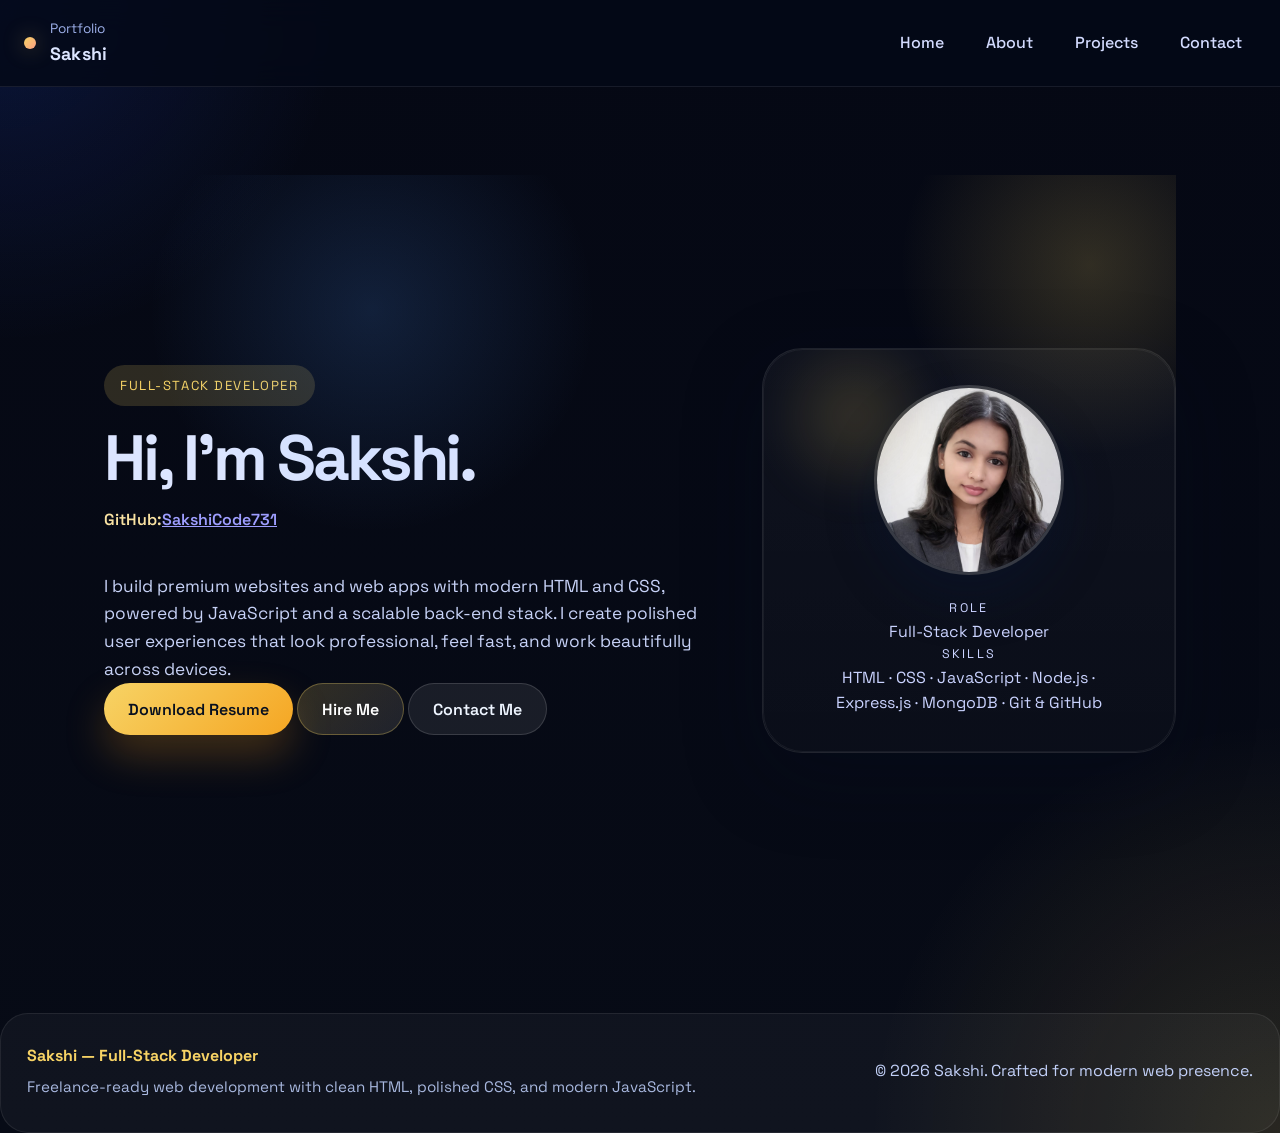
<file: index.html>
<!DOCTYPE html>
<html lang="en">
<head>
  <meta charset="UTF-8" />
  <meta name="viewport" content="width=device-width, initial-scale=1.0" />
  <title>Sakshi | Full-Stack Developer</title>
  <link rel="preconnect" href="https://fonts.googleapis.com" />
  <link rel="preconnect" href="https://fonts.gstatic.com" crossorigin />
  <link href="https://fonts.googleapis.com/css2?family=Space+Grotesk:wght@400;500;600;700&display=swap" rel="stylesheet" />
  <link rel="stylesheet" href="styles.css" />
</head>
<body>
  <header class="site-header">
    <div class="brand">
      <span class="brand-dot"></span>
      <div>
        <p>Portfolio</p>
        <strong>Sakshi</strong>
      </div>
    </div>
    <nav class="site-nav">
      <a href="index.html">Home</a>
      <a href="about.html">About</a>
      <a href="projects.html">Projects</a>
      <a href="contact.html">Contact</a>
    </nav>
  </header>

  <main class="page-shell">
    <section class="hero" id="home">
      <div class="hero-copy">
        <span class="eyebrow">Full-Stack Developer</span>
        <h1>Hi, I’m Sakshi.</h1>
        <p class="hero-tag">GitHub: <a href="https://github.com/SakshiCode731" target="_blank" rel="noreferrer">SakshiCode731</a></p>
        <p class="hero-text">I build premium websites and web apps with modern HTML and CSS, powered by JavaScript and a scalable back-end stack. I create polished user experiences that look professional, feel fast, and work beautifully across devices.</p>

        <div class="hero-buttons">
          <a class="btn btn-primary" href="resume1.pdf" download>Download Resume</a>
          <a class="btn btn-hire" href="contact.html">Hire Me</a>
          <a class="btn btn-secondary" href="contact.html">Contact Me</a>
        </div>
      </div>

      <div class="hero-panel">
        <div class="hero-photo">
          <img src="profile.jpg" alt="Sakshi profile photo" />
        </div>
        <div class="hero-info">
          <p class="hero-info-title">Role</p>
          <p>Full-Stack Developer</p>
          <p class="hero-info-title">Skills</p>
          <p>HTML · CSS · JavaScript · Node.js · Express.js · MongoDB · Git & GitHub</p>
        </div>
      </div>
    </section>
  </main>

  <footer class="site-footer">
    <div class="footer-branding">
      <p class="footer-brand">Sakshi — Full-Stack Developer</p>
      <p class="footer-copy">Freelance-ready web development with clean HTML, polished CSS, and modern JavaScript.</p>
    </div>
    <!-- <div class="footer-links">
      <!-- <div>
        <p class="footer-heading">Explore</p>
        <a href="index.html">Home</a>
        <a href="about.html">About</a>
        <a href="projects.html">Projects</a>
        <a href="contact.html">Contact</a>
      </div>
      <div>
        <p class="footer-heading">Contact</p>
        <a href="mailto:gautamsakshi166@gmail.com">Email</a>
        <a href="https://github.com/SakshiCode731" target="_blank" rel="noreferrer">GitHub</a>
        <a href="https://www.linkedin.com/in/sakshi-gautam-9317292b9/" target="_blank" rel="noreferrer">LinkedIn</a>
      </div> -->
    <!-- </div> --> 
    <div class="footer-notice">
      <p>© 2026 Sakshi. Crafted for modern web presence.</p>
    </div>
  </footer>
</body>
</html>
</file>
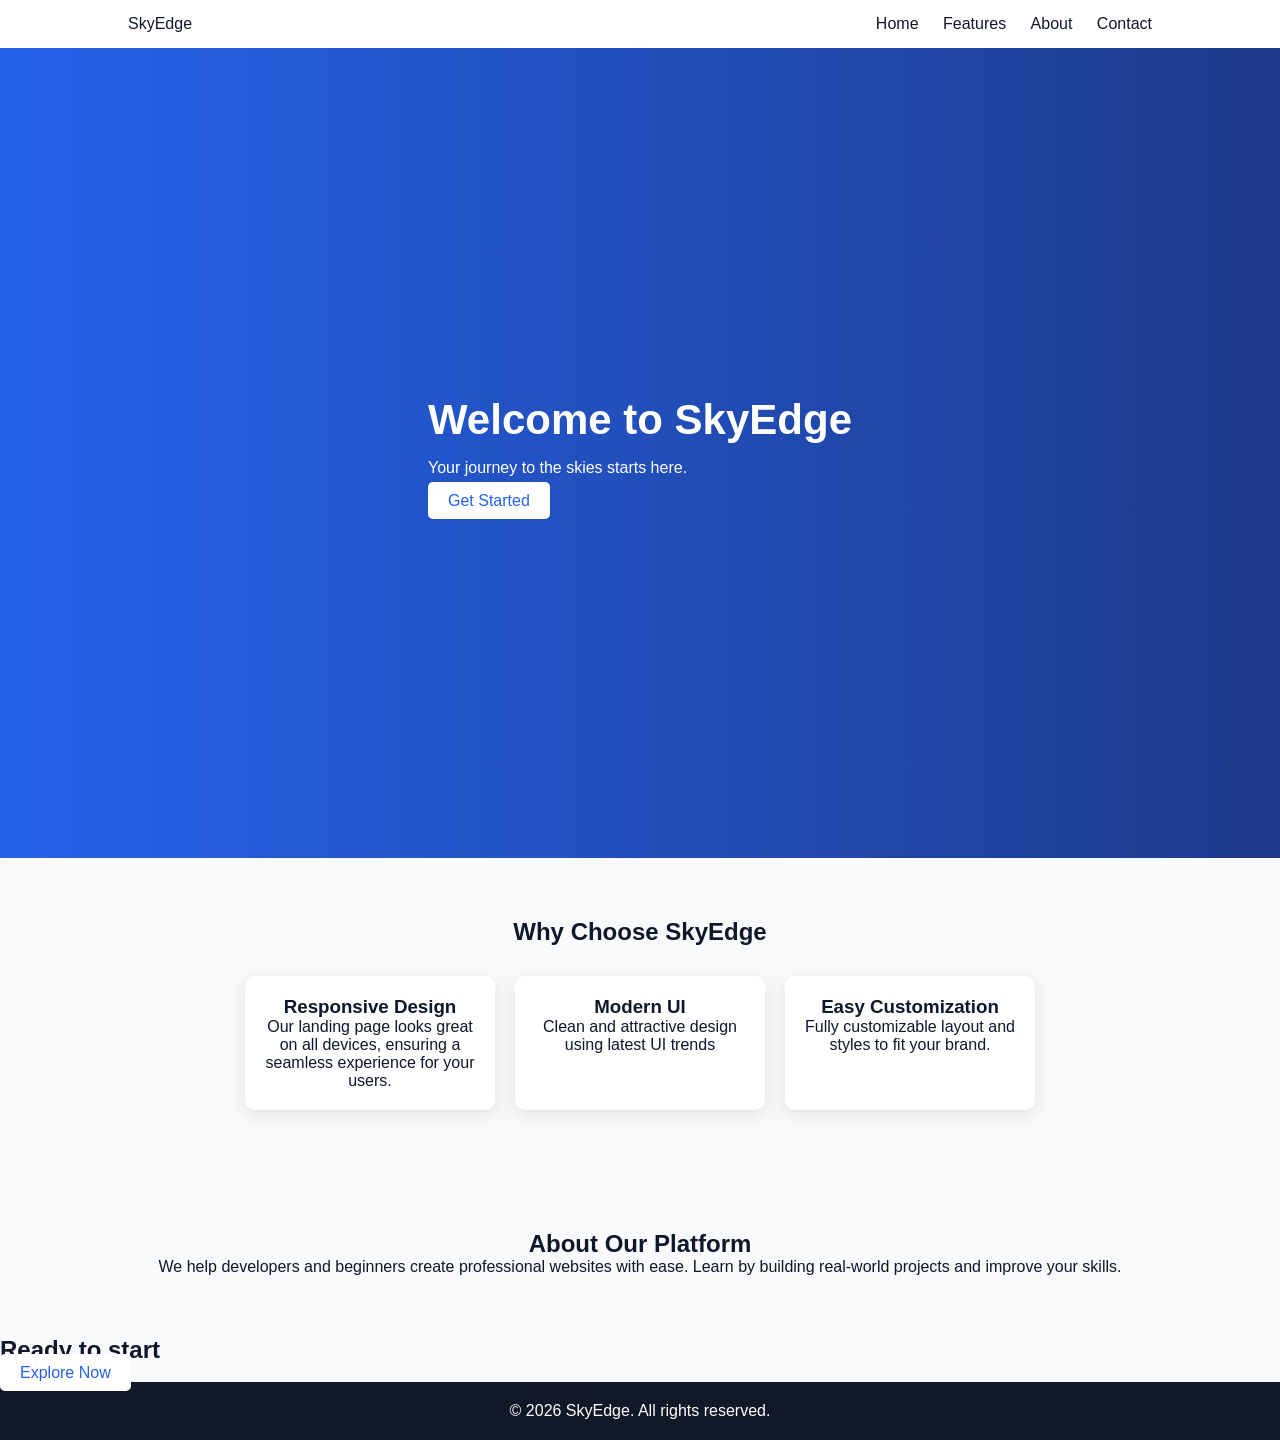
<file: task2/index.html>
<!DOCTYPE html>
<html lang="en">

<head>
    <meta charset="UTF-8">
    <meta name="viewport" content="width=device-width, initial-scale=1.0">
    <title>Modern Landing Page</title>
    <link rel="stylesheet" href="style.css">
</head>

<body>
    <header class="navbar">
        <div class="logo">SkyEdge</div>
        <nav>
            <a href="#">Home</a>
            <a href="#">Features</a>
            <a href="#">About</a>
            <a href="#">Contact</a>
        </nav>
    </header>

    <section class="hero">
        <div class="hero-content">
            <h1>Welcome to SkyEdge</h1>
            <p>Your journey to the skies starts here.</p>
            <a href="#" class="btn">Get Started</a>
        </div>
    </section>

    <section class="features">
        <h2>Why Choose SkyEdge</h2>
        <div class="feature-container">
            <div class="card">
                <h3>Responsive Design</h3>
                <p>Our landing page looks great on all devices, ensuring a seamless experience for your users.</p>
            </div>
            <div class="card">
                <h3>Modern UI</h3>
                <p>Clean and attractive design using latest UI trends</p>
            </div>
            <div class="card">
                <h3>Easy Customization</h3>
                <p>Fully customizable layout and styles to fit your brand.</p>
            </div>
        </div>
    </section>

    <section class="about">
        <h2>About Our Platform</h2>
        <p>We help developers and beginners create professional websites with ease. Learn by building real-world
            projects and improve your skills.</p>
    </section>

    <section class="cts">
        <h2>Ready to start</h2>
        <a href="#" class="btn">Explore Now</a>
    </section>

    <footer>
        <p>© 2026 SkyEdge. All rights reserved.</p>
    </footer>

</body>

</html>
</file>
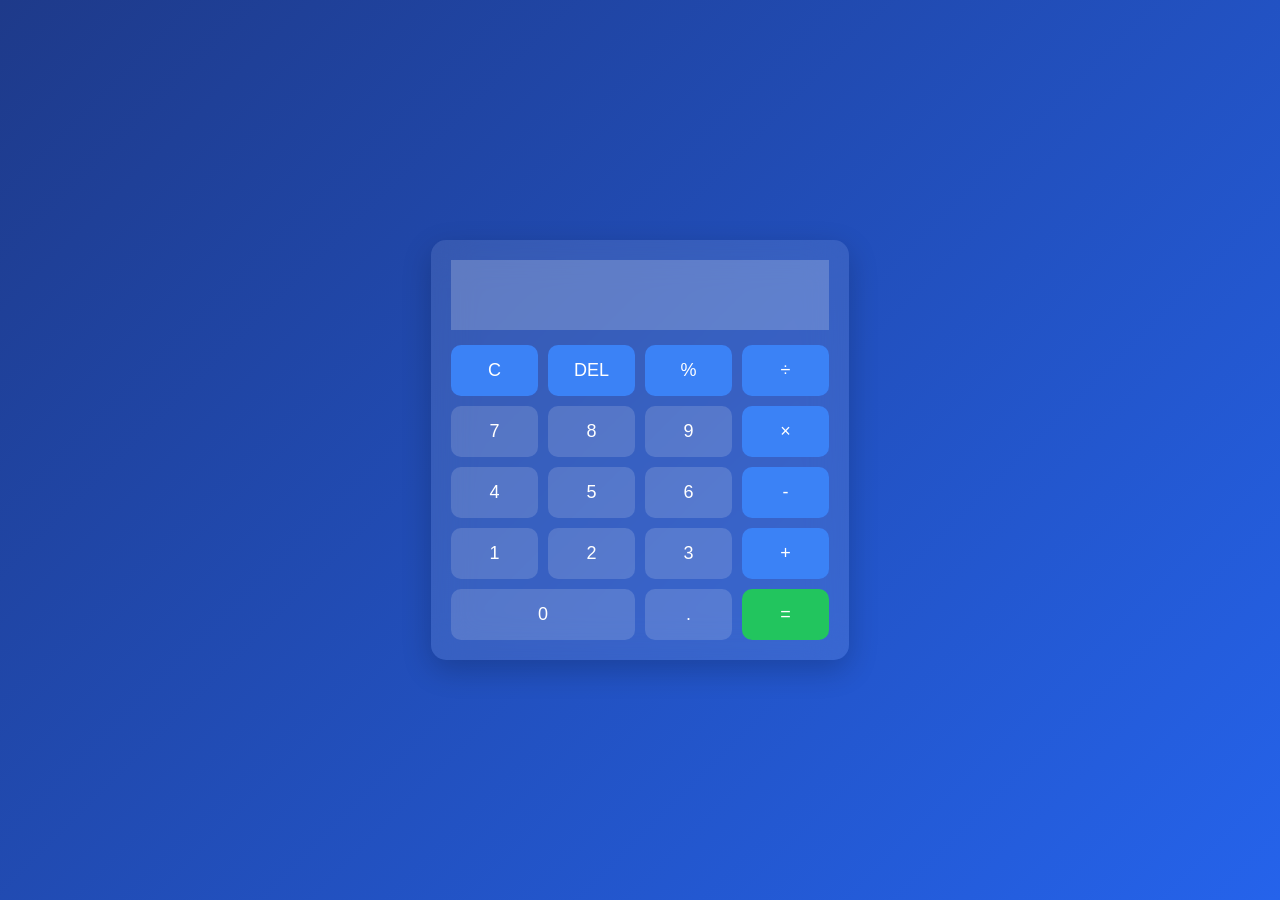
<file: task3/index.html>
<!DOCTYPE html>
<html lang="en">
<head>
    <meta charset="UTF-8">
    <meta name="viewport" content="width=device-width, initial-scale=1.0">
    <title>Smart Calculator</title>
    <link rel="stylesheet" href="style.css">
</head>
<body>
    <div class="calculator">
        <input type="text" id="display" disabled>
        <div class="buttons">
            <button onclick="clearDisplay()" class="operator">C</button>
            <button onclick="deleteLast()" class="operator">DEL</button>
            <button onclick="append('%')" class="operator">%</button>
            <button onclick="append('/')" class="operator">÷</button>

            <button onclick="append('7')">7</button>
            <button onclick="append('8')">8</button>
            <button onclick="append('9')">9</button>
            <button onclick="append('*')" class="operator">×</button>

            <button onclick="append('4')">4</button>
            <button onclick="append('5')">5</button>
            <button onclick="append('6')">6</button>
            <button onclick="append('-')" class="operator">-</button>

            <button onclick="append('1')">1</button>
            <button onclick="append('2')">2</button>
            <button onclick="append('3')">3</button>
            <button onclick="append('+')" class="operator">+</button>

            <button onclick="append('0')" class="zero">0</button>
            <button onclick="append('.')">.</button>
            <button onclick="calculate()" class="equal">=</button>
        </div>
    </div>
    <script src="script.js"></script>
</body>
</html>
</file>
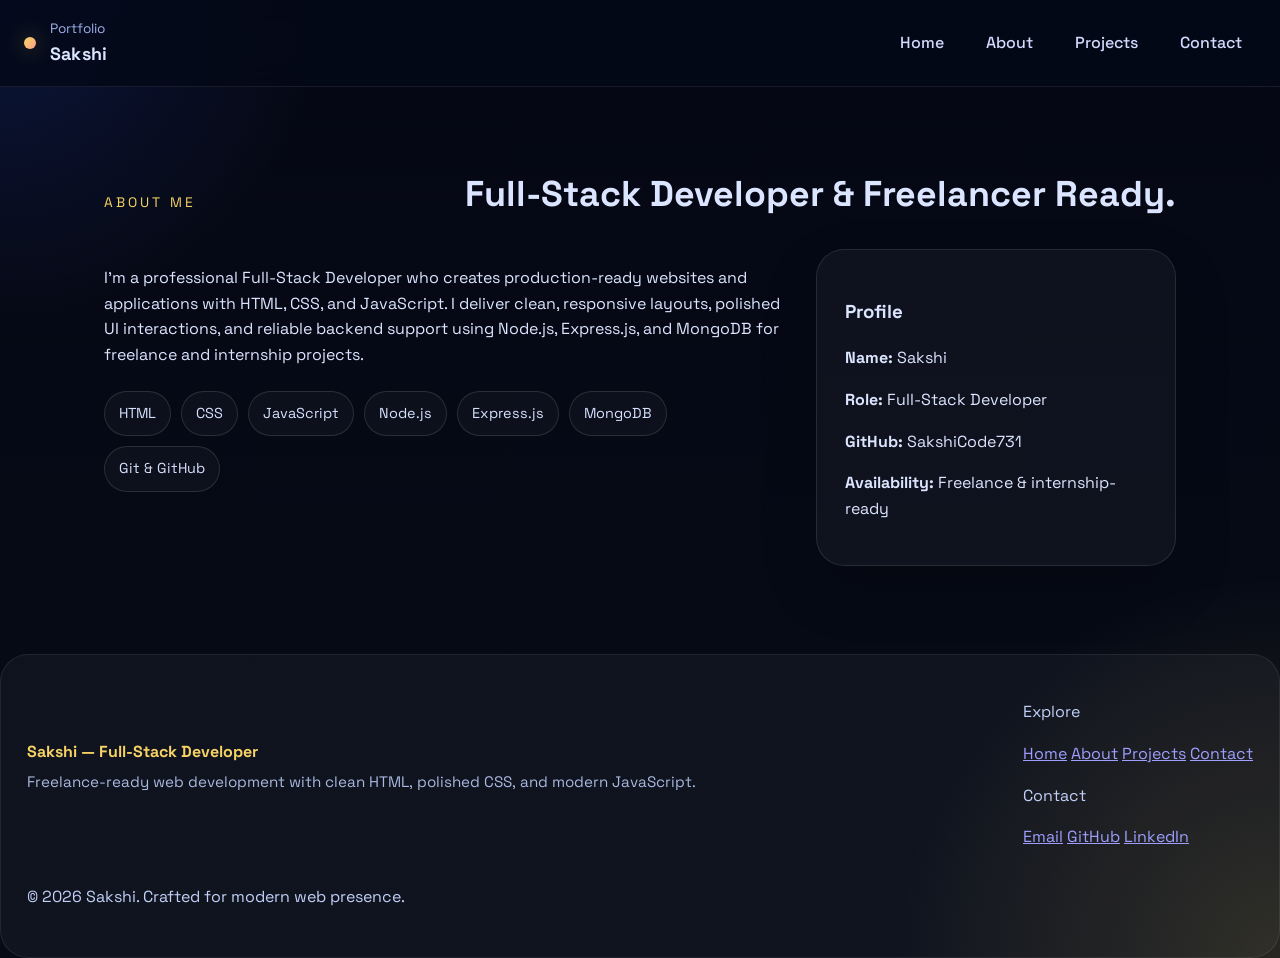
<file: about.html>
<!DOCTYPE html>
<html lang="en">
<head>
  <meta charset="UTF-8" />
  <meta name="viewport" content="width=device-width, initial-scale=1.0" />
  <title>About | Sakshi</title>
  <link rel="preconnect" href="https://fonts.googleapis.com" />
  <link rel="preconnect" href="https://fonts.gstatic.com" crossorigin />
  <link href="https://fonts.googleapis.com/css2?family=Space+Grotesk:wght@400;500;600;700&display=swap" rel="stylesheet" />
  <link rel="stylesheet" href="styles.css" />
</head>
<body>
  <header class="site-header">
    <div class="brand">
      <span class="brand-dot"></span>
      <div>
        <p>Portfolio</p>
        <strong>Sakshi</strong>
      </div>
    </div>
    <nav class="site-nav">
      <a href="index.html">Home</a>
      <a href="about.html">About</a>
      <a href="projects.html">Projects</a>
      <a href="contact.html">Contact</a>
    </nav>
  </header>

  <main class="page-shell">
    <section class="about-page">
      <div class="section-heading">
        <span>About Me</span>
        <h2>Full-Stack Developer & Freelancer Ready.</h2>
      </div>
      <div class="about-grid">
        <div class="about-copy">
          <p>I’m a professional Full-Stack Developer who creates production-ready websites and applications with HTML, CSS, and JavaScript. I deliver clean, responsive layouts, polished UI interactions, and reliable backend support using Node.js, Express.js, and MongoDB for freelance and internship projects.</p>
          <div class="skill-badges">
            <span>HTML</span>
            <span>CSS</span>
            <span>JavaScript</span>
            <span>Node.js</span>
            <span>Express.js</span>
            <span>MongoDB</span>
            <span>Git & GitHub</span>
          </div>
        </div>
        <div class="about-card">
          <div class="glass-panel">
            <h3>Profile</h3>
            <p><strong>Name:</strong> Sakshi</p>
            <p><strong>Role:</strong> Full-Stack Developer</p>
            <p><strong>GitHub:</strong> SakshiCode731</p>
            <p><strong>Availability:</strong> Freelance & internship-ready</p>
          </div>
        </div>
      </div>
    </section>
  </main>

  <footer class="site-footer">
    <div class="footer-branding">
      <p class="footer-brand">Sakshi — Full-Stack Developer</p>
      <p class="footer-copy">Freelance-ready web development with clean HTML, polished CSS, and modern JavaScript.</p>
    </div>
    <div class="footer-links">
      <div>
        <p class="footer-heading">Explore</p>
        <a href="index.html">Home</a>
        <a href="about.html">About</a>
        <a href="projects.html">Projects</a>
        <a href="contact.html">Contact</a>
      </div>
      <div>
        <p class="footer-heading">Contact</p>
        <a href="mailto:gautamsakshi166@gmail.com">Email</a>
        <a href="https://github.com/SakshiCode731" target="_blank" rel="noreferrer">GitHub</a>
        <a href="https://www.linkedin.com/in/sakshi-gautam-9317292b9/" target="_blank" rel="noreferrer">LinkedIn</a>
      </div>
    </div>
    <div class="footer-notice">
      <p>© 2026 Sakshi. Crafted for modern web presence.</p>
    </div>
  </footer>
</body>
</html>
</file>
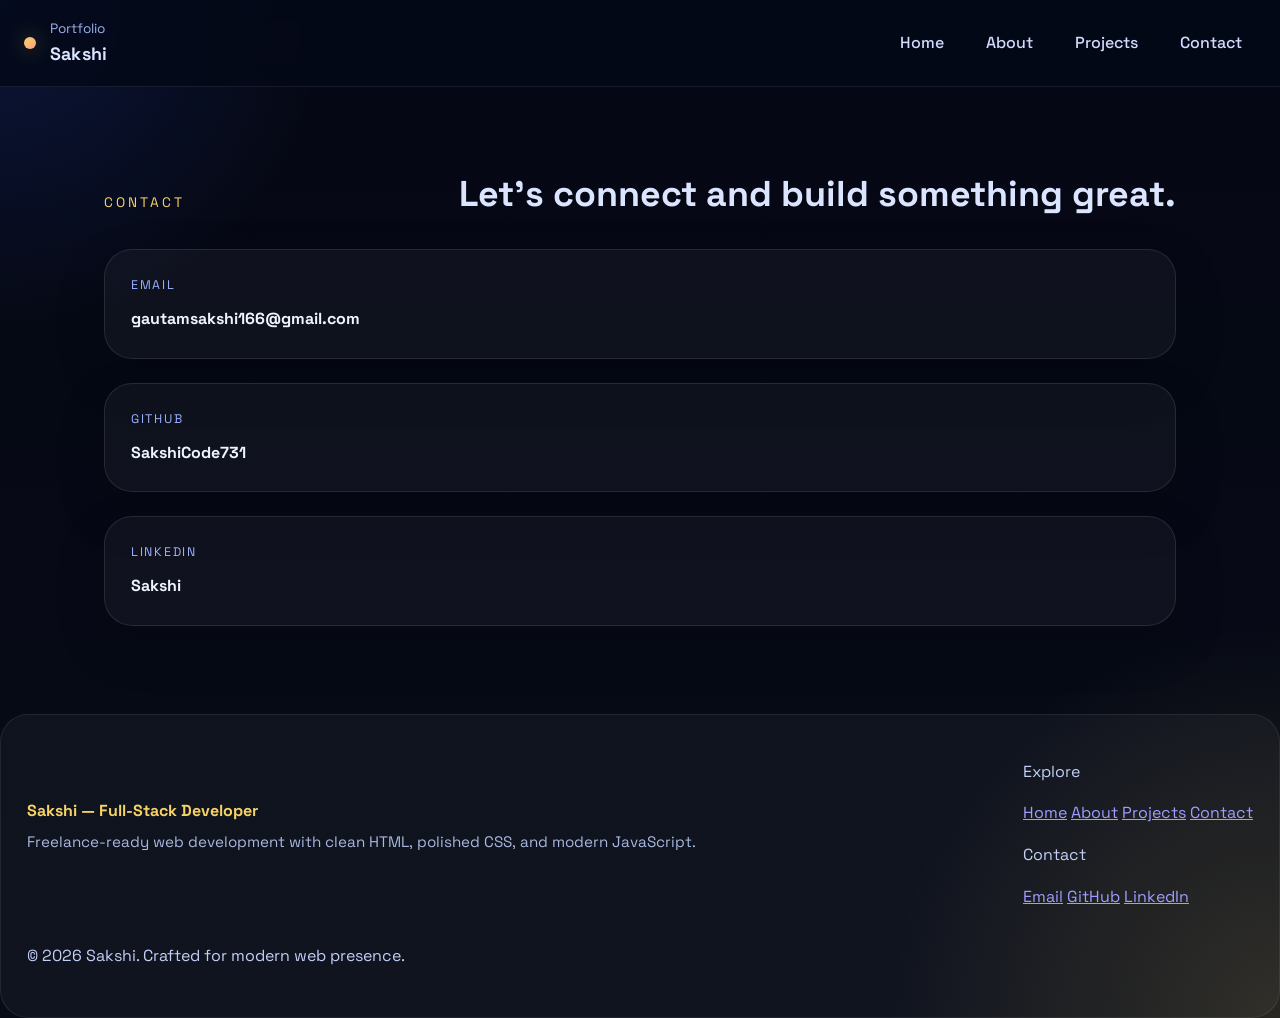
<file: contact.html>
<!DOCTYPE html>
<html lang="en">
<head>
  <meta charset="UTF-8" />
  <meta name="viewport" content="width=device-width, initial-scale=1.0" />
  <title>Contact | Sakshi</title>
  <link rel="preconnect" href="https://fonts.googleapis.com" />
  <link rel="preconnect" href="https://fonts.gstatic.com" crossorigin />
  <link href="https://fonts.googleapis.com/css2?family=Space+Grotesk:wght@400;500;600;700&display=swap" rel="stylesheet" />
  <link rel="stylesheet" href="styles.css" />
</head>
<body>
  <header class="site-header">
    <div class="brand">
      <span class="brand-dot"></span>
      <div>
        <p>Portfolio</p>
        <strong>Sakshi</strong>
      </div>
    </div>
    <nav class="site-nav">
      <a href="index.html">Home</a>
      <a href="about.html">About</a>
      <a href="projects.html">Projects</a>
      <a href="contact.html">Contact</a>
    </nav>
  </header>

  <main class="page-shell">
    <section class="contact-page">
      <div class="section-heading">
        <span>Contact</span>
        <h2>Let’s connect and build something great.</h2>
      </div>
      <div class="contact-grid">
        <a class="contact-card" href="mailto:gautamsakshi166@gmail.com">
          <p>Email</p>
          <strong>gautamsakshi166@gmail.com</strong>
        </a>
        <a class="contact-card" href="https://github.com/SakshiCode731" target="_blank" rel="noreferrer">
          <p>GitHub</p>
          <strong>SakshiCode731</strong>
        </a>
        <a class="contact-card" href="https://www.linkedin.com/in/sakshi-gautam-9317292b9/" target="_blank" rel="noreferrer">
          <p>LinkedIn</p>
          <strong>Sakshi</strong>
        </a>
      </div>
    </section>
  </main>

  <footer class="site-footer">
    <div class="footer-branding">
      <p class="footer-brand">Sakshi — Full-Stack Developer</p>
      <p class="footer-copy">Freelance-ready web development with clean HTML, polished CSS, and modern JavaScript.</p>
    </div>
    <div class="footer-links">
      <div>
        <p class="footer-heading">Explore</p>
        <a href="index.html">Home</a>
        <a href="about.html">About</a>
        <a href="projects.html">Projects</a>
        <a href="contact.html">Contact</a>
      </div>
      <div>
        <p class="footer-heading">Contact</p>
        <a href="mailto:gautamsakshi166@gmail.com">Email</a>
        <a href="https://github.com/SakshiCode731" target="_blank" rel="noreferrer">GitHub</a>
        <a href="https://www.linkedin.com/in/sakshi-gautam-9317292b9/" target="_blank" rel="noreferrer">LinkedIn</a>
      </div>
    </div>
    <div class="footer-notice">
      <p>© 2026 Sakshi. Crafted for modern web presence.</p>
    </div>
  </footer>
</body>
</html>
</file>
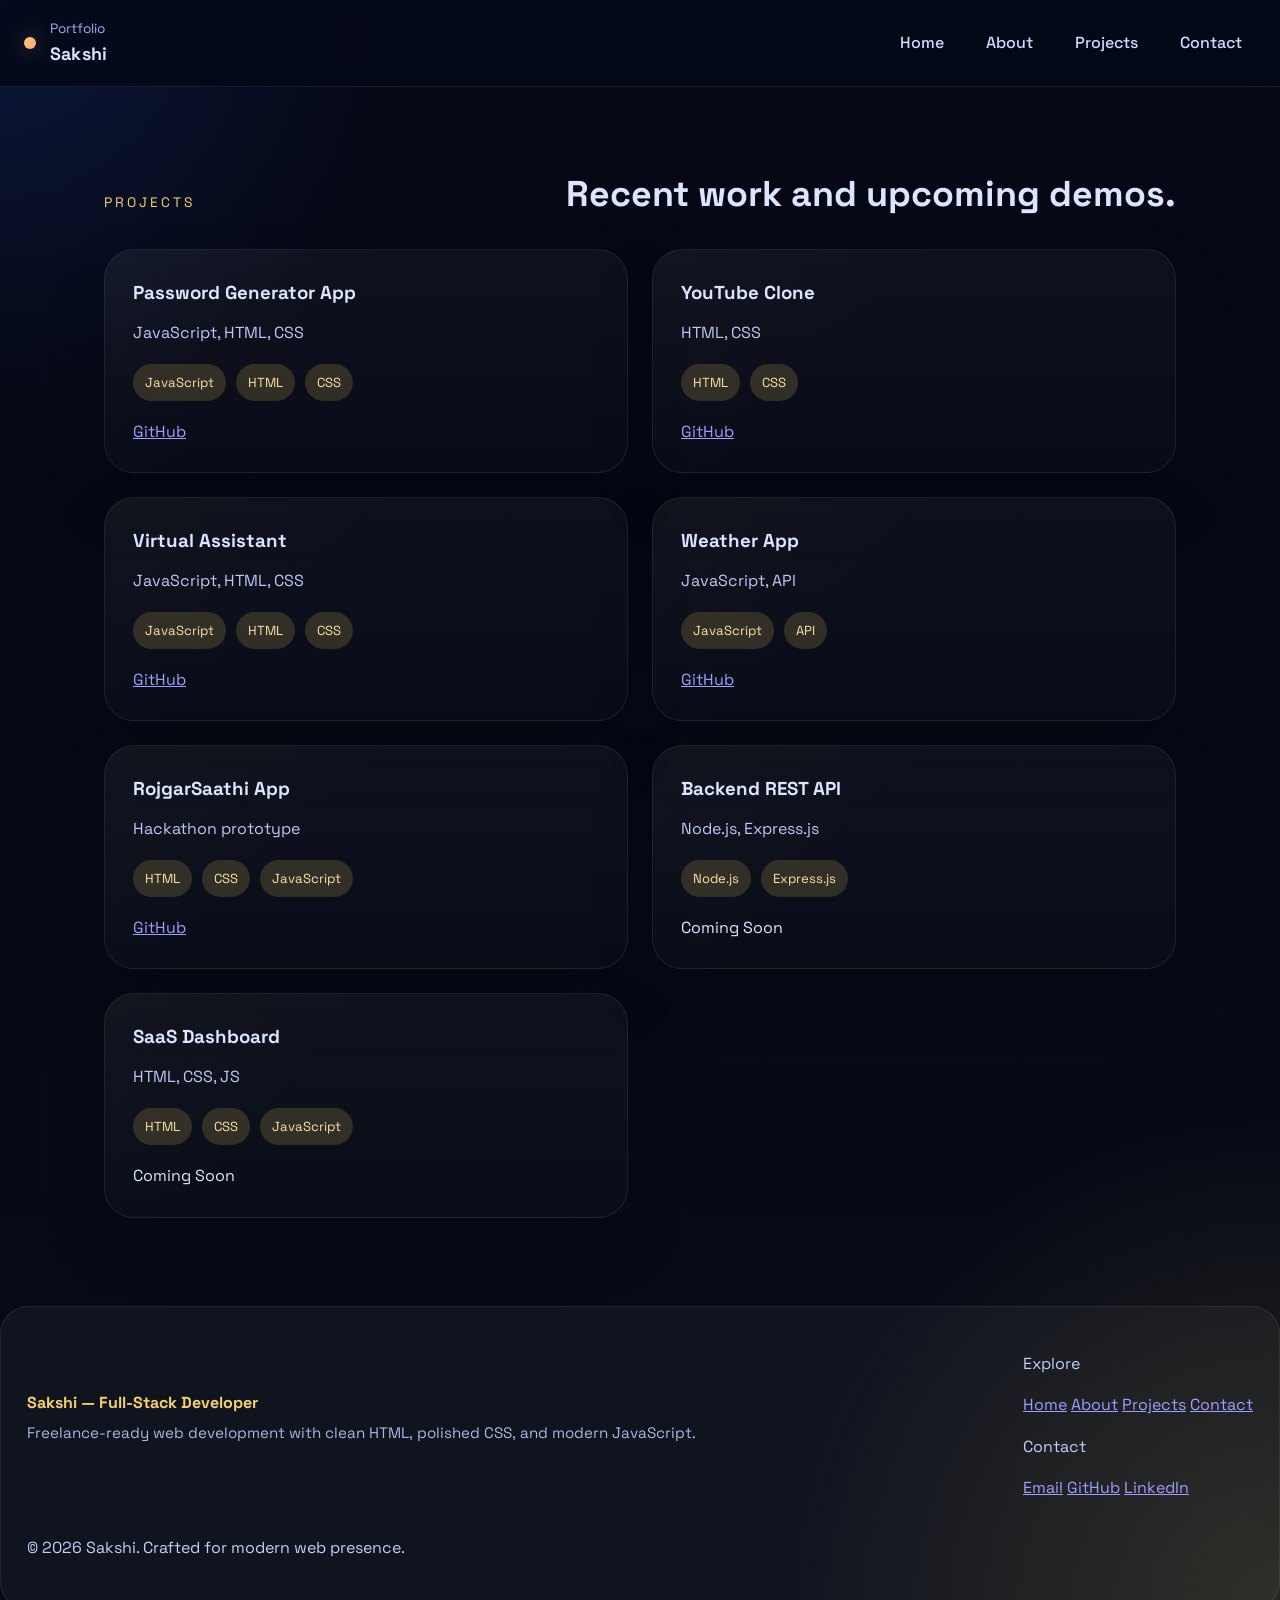
<file: projects.html>
<!DOCTYPE html>
<html lang="en">
<head>
  <meta charset="UTF-8" />
  <meta name="viewport" content="width=device-width, initial-scale=1.0" />
  <title>Projects | Sakshi</title>
  <link rel="preconnect" href="https://fonts.googleapis.com" />
  <link rel="preconnect" href="https://fonts.gstatic.com" crossorigin />
  <link href="https://fonts.googleapis.com/css2?family=Space+Grotesk:wght@400;500;600;700&display=swap" rel="stylesheet" />
  <link rel="stylesheet" href="styles.css" />
</head>
<body>
  <header class="site-header">
    <div class="brand">
      <span class="brand-dot"></span>
      <div>
        <p>Portfolio</p>
        <strong>Sakshi</strong>
      </div>
    </div>
    <nav class="site-nav">
      <a href="index.html">Home</a>
      <a href="about.html">About</a>
      <a href="projects.html">Projects</a>
      <a href="contact.html">Contact</a>
    </nav>
  </header>

  <main class="page-shell">
    <section class="projects-page">
      <div class="section-heading">
        <span>Projects</span>
        <h2>Recent work and upcoming demos.</h2>
      </div>
      <div class="project-grid">
        <article class="project-card">
          <h3>Password Generator App</h3>
          <p>JavaScript, HTML, CSS</p>
          <div class="project-tags"><span>JavaScript</span><span>HTML</span><span>CSS</span></div>
          <a href="https://github.com/SakshiCode731/Passward_Generator_App" target="_blank" rel="noreferrer">GitHub</a>
        </article>
        <article class="project-card">
          <h3>YouTube Clone</h3>
          <p>HTML, CSS</p>
          <div class="project-tags"><span>HTML</span><span>CSS</span></div>
          <a href="https://github.com/SakshiCode731/youtube_clone" target="_blank" rel="noreferrer">GitHub</a>
        </article>
        <article class="project-card">
          <h3>Virtual Assistant</h3>
          <p>JavaScript, HTML, CSS</p>
          <div class="project-tags"><span>JavaScript</span><span>HTML</span><span>CSS</span></div>
          <a href="https://github.com/SakshiCode731/AI_Virtual_Assistance" target="_blank" rel="noreferrer">GitHub</a>
        </article>
        <article class="project-card">
          <h3>Weather App</h3>
          <p>JavaScript, API</p>
          <div class="project-tags"><span>JavaScript</span><span>API</span></div>
          <a href="https://github.com/SakshiCode731/Whether_App" target="_blank" rel="noreferrer">GitHub</a>
        </article>
        <article class="project-card">
          <h3>RojgarSaathi App</h3>
          <p>Hackathon prototype</p>
          <div class="project-tags"><span>HTML</span><span>CSS</span><span>JavaScript</span></div>
          <a href="https://github.com/SakshiCode731/Team_Elite_TGPDS-02_RozgarSaathi" target="_blank" rel="noreferrer">GitHub</a>
        </article>
        <article class="project-card coming-soon">
          <h3>Backend REST API</h3>
          <p>Node.js, Express.js</p>
          <div class="project-tags"><span>Node.js</span><span>Express.js</span></div>
          <span class="coming-text">Coming Soon</span>
        </article>
        <article class="project-card coming-soon">
          <h3>SaaS Dashboard</h3>
          <p>HTML, CSS, JS</p>
          <div class="project-tags"><span>HTML</span><span>CSS</span><span>JavaScript</span></div>
          <span class="coming-text">Coming Soon</span>
        </article>
      </div>
    </section>
  </main>

  <footer class="site-footer">
    <div class="footer-branding">
      <p class="footer-brand">Sakshi — Full-Stack Developer</p>
      <p class="footer-copy">Freelance-ready web development with clean HTML, polished CSS, and modern JavaScript.</p>
    </div>
    <div class="footer-links">
      <div>
        <p class="footer-heading">Explore</p>
        <a href="index.html">Home</a>
        <a href="about.html">About</a>
        <a href="projects.html">Projects</a>
        <a href="contact.html">Contact</a>
      </div>
      <div>
        <p class="footer-heading">Contact</p>
        <a href="mailto:gautamsakshi166@gmail.com">Email</a>
        <a href="https://github.com/SakshiCode731" target="_blank" rel="noreferrer">GitHub</a>
        <a href="https://www.linkedin.com/in/sakshi-gautam-9317292b9/" target="_blank" rel="noreferrer">LinkedIn</a>
      </div>
    </div>
    <div class="footer-notice">
      <p>© 2026 Sakshi. Crafted for modern web presence.</p>
    </div>
  </footer>
</body>
</html>
</file>
<file: styles.css>
:root {
  color-scheme: dark;
  font-family: 'Space Grotesk', system-ui, -apple-system, BlinkMacSystemFont, 'Segoe UI', sans-serif;
  background: #050814;
  color: #e9efff;
  font-size: 16px;
  line-height: 1.6;
}

* {
  box-sizing: border-box;
}

html {
  scroll-behavior: smooth;
}

body {
  margin: 0;
  min-height: 100vh;
  background: radial-gradient(circle at top left, rgba(42, 92, 255, 0.16), transparent 20%),
    radial-gradient(circle at bottom right, rgba(246, 211, 101, 0.14), transparent 24%),
    linear-gradient(180deg, #050814 0%, #070b16 100%);
  color: #dce5ff;
}

img {
  display: block;
  max-width: 100%;
}

.site-header {
  position: sticky;
  top: 0;
  z-index: 20;
  display: flex;
  align-items: center;
  justify-content: space-between;
  gap: 18px;
  padding: 18px 24px;
  background: rgba(4, 9, 24, 0.82);
  border-bottom: 1px solid rgba(255, 255, 255, 0.08);
  backdrop-filter: blur(16px);
}

.page-shell {
  max-width: 1120px;
  margin: 0 auto;
  padding: 88px 24px 44px;
}

.brand {
  display: flex;
  align-items: center;
  gap: 14px;
}

.brand-dot {
  width: 12px;
  height: 12px;
  border-radius: 50%;
  background: linear-gradient(135deg, #f6d365, #fda085);
  box-shadow: 0 0 22px rgba(246, 211, 101, 0.4);
}

.brand p {
  margin: 0;
  font-size: 0.85rem;
  color: #9db0e9;
}

.brand strong {
  display: block;
  font-size: 1.12rem;
  letter-spacing: 0.01em;
}

.site-nav {
  display: flex;
  flex-wrap: wrap;
  gap: 14px;
}

.site-nav a {
  color: #d3dbff;
  text-decoration: none;
  font-weight: 500;
  padding: 10px 14px;
  border-radius: 999px;
  transition: background 220ms ease, color 220ms ease, transform 220ms ease;
}

.site-nav a:hover,
.site-nav a.active {
  background: rgba(246, 211, 101, 0.14);
  color: #fff;
  transform: translateY(-1px);
}

.hero {
  position: relative;
  display: grid;
  grid-template-columns: minmax(0, 1.5fr) minmax(320px, 1fr);
  gap: 36px;
  align-items: center;
  min-height: calc(100vh - 150px);
}

.hero::after {
  content: '';
  position: absolute;
  inset: 0;
  background: radial-gradient(circle at 92% 12%, rgba(246, 211, 101, 0.18), transparent 16%),
    radial-gradient(circle at 25% 18%, rgba(82, 154, 255, 0.16), transparent 22%);
  pointer-events: none;
}

.eyebrow {
  display: inline-flex;
  padding: 10px 16px;
  border-radius: 999px;
  background: rgba(246, 211, 101, 0.16);
  color: #f6d365;
  text-transform: uppercase;
  letter-spacing: 0.12em;
  font-size: 0.82rem;
  margin-bottom: 22px;
}

.hero h1 {
  margin: 0;
  font-size: clamp(3.1rem, 5vw, 5.2rem);
  line-height: 0.95;
  letter-spacing: -0.05em;
  max-width: 12ch;
}

.hero-text {
  margin: 24px 0 0;
  color: #c7d2f7;
  font-size: 1.08rem;
  max-width: 660px;
}

.hero-tag {
  margin-top: 18px;
  display: inline-flex;
  color: #f9e2a2;
  font-weight: 600;
}

.hero-actions {
  display: flex;
  gap: 16px;
  flex-wrap: wrap;
  margin-top: 34px;
}

.btn {
  display: inline-flex;
  align-items: center;
  justify-content: center;
  min-height: 52px;
  padding: 0 24px;
  border-radius: 999px;
  text-decoration: none;
  font-weight: 600;
  transition: transform 180ms ease, box-shadow 180ms ease, background 180ms ease;
}

.btn:hover {
  transform: translateY(-2px);
}

.btn-primary {
  background: linear-gradient(135deg, #f7d365, #f5a623);
  color: #08101f;
  box-shadow: 0 20px 40px rgba(245, 157, 28, 0.25);
}

.btn-hire {
  background: linear-gradient(135deg, rgba(246, 211, 101, 0.18), rgba(255, 255, 255, 0.1));
  color: #fff;
  border: 1px solid rgba(246, 211, 101, 0.3);
}

.btn-hire:hover {
  box-shadow: 0 18px 40px rgba(246, 211, 101, 0.22);
}

.btn-secondary {
  background: rgba(255, 255, 255, 0.08);
  color: #eef5ff;
  border: 1px solid rgba(255, 255, 255, 0.14);
}

.hero-panel {
  position: relative;
  display: flex;
  flex-direction: column;
  align-items: center;
  gap: 24px;
  padding: 36px;
  border-radius: 40px;
  background: linear-gradient(180deg, rgba(255, 255, 255, 0.04), rgba(255, 255, 255, 0.02));
  border: 1px solid rgba(255, 255, 255, 0.08);
  box-shadow: 0 24px 80px rgba(4, 12, 31, 0.25);
  overflow: hidden;
}

.hero-panel::before {
  content: '';
  position: absolute;
  inset: -22px;
  background: radial-gradient(circle at 25% 20%, rgba(246, 211, 101, 0.18), transparent 18%);
  filter: blur(18px);
  pointer-events: none;
}

.hero-panel::after {
  content: '';
  position: absolute;
  inset: 0;
  border-radius: 40px;
  border: 1px solid rgba(255, 255, 255, 0.06);
  pointer-events: none;
}

.hero-photo {
  width: 190px;
  height: 190px;
  border-radius: 50%;
  overflow: hidden;
  border: 3px solid rgba(255, 255, 255, 0.14);
  background: rgba(255, 255, 255, 0.04);
  box-shadow: inset 0 0 18px rgba(255, 255, 255, 0.08),
    0 24px 50px rgba(8, 24, 56, 0.3);
  animation: float 5.5s ease-in-out infinite;
}

.hero-photo img {
  width: 100%;
  height: 100%;
  object-fit: cover;
  object-position: top center;
  transition: transform 0.4s ease;
}

.hero-photo:hover img {
  transform: scale(1.04);
}

.hero-info {
  text-align: center;
}

.hero-info-title {
  margin: 0 0 10px;
  color: #98adff;
  text-transform: uppercase;
  letter-spacing: 0.18em;
  font-size: 0.78rem;
}

.hero-info p {
  margin: 0;
  color: #cad3ff;
  max-width: 320px;
}

.about-grid,
.project-grid,
.contact-grid {
  display: grid;
  gap: 24px;
}

.about-grid {
  grid-template-columns: 1fr 360px;
  align-items: start;
}

.glass-panel {
  padding: 28px;
  border-radius: 28px;
  background: rgba(255, 255, 255, 0.04);
  border: 1px solid rgba(255, 255, 255, 0.1);
  box-shadow: 0 24px 55px rgba(0, 0, 0, 0.2);
}

.skill-badges {
  display: flex;
  flex-wrap: wrap;
  gap: 10px;
  margin-top: 24px;
}

.skill-badges span {
  display: inline-flex;
  align-items: center;
  padding: 10px 14px;
  border-radius: 999px;
  border: 1px solid rgba(255, 255, 255, 0.12);
  background: rgba(255, 255, 255, 0.03);
  color: #d6e1ff;
  font-size: 0.9rem;
}

.project-grid {
  grid-template-columns: repeat(2, minmax(0, 1fr));
}

.project-card {
  position: relative;
  padding: 28px;
  border-radius: 30px;
  background: linear-gradient(180deg, rgba(255, 255, 255, 0.04), rgba(255, 255, 255, 0.015));
  border: 1px solid rgba(255, 255, 255, 0.08);
  box-shadow: 0 30px 60px rgba(0, 0, 0, 0.18);
  transition: transform 210ms ease, border-color 210ms ease;
  overflow: hidden;
}

.project-card::before {
  content: '';
  position: absolute;
  inset: 0;
  background: linear-gradient(135deg, rgba(246, 211, 101, 0.12), transparent 42%);
  opacity: 0.14;
  pointer-events: none;
}

.project-card:hover {
  transform: translateY(-6px);
  border-color: rgba(246, 211, 101, 0.22);
}

.project-card h3 {
  margin: 0 0 12px;
  position: relative;
  z-index: 1;
}

.project-card p {
  margin: 0 0 18px;
  color: #bec7f5;
  position: relative;
  z-index: 1;
}

.project-tags {
  display: flex;
  flex-wrap: wrap;
  gap: 10px;
  margin-bottom: 18px;
  position: relative;
  z-index: 1;
}

.project-tags span {
  display: inline-flex;
  align-items: center;
  padding: 8px 12px;
  border-radius: 999px;
  background: rgba(246, 211, 101, 0.16);
  color: #f9e2a2;
  font-size: 0.82rem;
}

.contact-card {
  display: block;
  padding: 26px;
  border-radius: 28px;
  background: rgba(255, 255, 255, 0.04);
  border: 1px solid rgba(255, 255, 255, 0.1);
  box-shadow: 0 20px 50px rgba(0, 0, 0, 0.18);
  transition: transform 220ms ease, border-color 220ms ease, background 220ms ease;
  color: #eef4ff;
  text-decoration: none;
}

.contact-card:hover {
  transform: translateY(-4px);
  border-color: rgba(246, 211, 101, 0.24);
  background: rgba(246, 211, 101, 0.08);
}

.contact-card p {
  margin: 0 0 10px;
  text-transform: uppercase;
  letter-spacing: 0.14em;
  font-size: 0.78rem;
  color: #9ab0ff;
}

.contact-card strong {
  font-size: 1rem;
}

.section-heading {
  display: flex;
  align-items: flex-end;
  justify-content: space-between;
  gap: 18px;
  margin-bottom: 36px;
  flex-wrap: wrap;
}

.section-heading span {
  color: #f6d365;
  font-size: 0.86rem;
  text-transform: uppercase;
  letter-spacing: 0.22em;
}

.section-heading h2 {
  margin: 0;
  font-size: clamp(2rem, 2.8vw, 3rem);
  line-height: 1.05;
  max-width: 720px;
}

.site-footer {
  margin-top: 44px;
  padding: 28px 26px 32px;
  border-radius: 28px;
  background: rgba(255, 255, 255, 0.04);
  border: 1px solid rgba(255, 255, 255, 0.08);
  display: flex;
  flex-wrap: wrap;
  justify-content: space-between;
  align-items: center;
  gap: 18px;
  color: #c2d0f8;
}

.footer-main {
  min-width: 220px;
}

.footer-brand {
  margin: 0 0 6px;
  color: #f7d365;
  font-weight: 700;
}

.footer-copy {
  margin: 0;
  color: #a8b8df;
  font-size: 0.95rem;
}

.footer-actions {
  display: flex;
  flex-wrap: wrap;
  gap: 12px;
  align-items: center;
}

.footer-actions a {
  padding: 10px 16px;
  border-radius: 999px;
  text-decoration: none;
  color: #eef4ff;
  background: rgba(255, 255, 255, 0.06);
  border: 1px solid rgba(255, 255, 255, 0.12);
  transition: transform 180ms ease, background 180ms ease, border-color 180ms ease;
}

.footer-actions a:hover {
  transform: translateY(-2px);
  background: rgba(246, 211, 101, 0.16);
  border-color: rgba(246, 211, 101, 0.28);
}

@keyframes float {
  0%, 100% {
    transform: translateY(0);
  }
  50% {
    transform: translateY(-10px);
  }
}

@media (max-width: 960px) {
  .hero {
    grid-template-columns: 1fr;
  }

  .about-grid,
  .project-grid,
  .contact-grid {
    grid-template-columns: 1fr;
  }
}

@media (max-width: 720px) {
  .site-header,
  .page-shell,
  .site-footer {
    padding-left: 18px;
    padding-right: 18px;
  }

  .page-shell {
    padding-top: 76px;
  }

  .hero h1 {
    font-size: 2.9rem;
  }

  .hero-panel {
    padding: 28px;
  }
}

@media (max-width: 540px) {
  .site-nav {
    justify-content: center;
  }

  .hero {
    min-height: auto;
  }

  .brand strong {
    font-size: 1rem;
  }
}
</file>
<file: task2/style.css>
:root{
    --primary:#2563eb;
    --dark:#0f172a;
    --light:#f8fafc;
}
*{
    margin: 0;
    padding: 0;
    box-sizing: border-box;
    font-family: 'Segoe UI',  sans-serif;
}
body{
    background: var(--light);
    color: var(--dark);
}
.navbar{
    display: flex;
    justify-content: space-between;
    padding: 15px 10%;
    background: white;
    box-shadow: 0 2px 10px rgba(0,0,0,0.1);
}
.navbar a{
    margin-left: 20px;
    text-decoration: none;
    color: var(--dark);
    transition: 0.3s;
}
.navbar a:hover{
    color: var(--primary);
}
.hero{
    height: 90vh;
    display: flex;
    justify-content: center;
    align-items: center;
    background: linear-gradient(to right, #2563eb, #1e3a8a);
    color: white;
    padding: 20px;
}
.hero h1{
    font-size: 42px;
}

.hero p{
    margin: 15px 0;
    max-width: 500px;
}
.btn{
    padding: 10px 20px;
    background: white;
    color: var(--primary);
    text-decoration: none;
    border-radius: 5px;
    transition: 0.3s;
}
.btn:hover{
    background: black;
    color: white;
}
.features{
    padding: 60px 10%;
    text-align: center;
}
.feature-container{
    display: flex;
    gap: 20px;
    margin-top: 30px;
    justify-content: center;
    flex-wrap: wrap;
}
.card{
    background: white;
    padding: 20px;
    width: 250px;
    border-radius: 10px;
    box-shadow: 0 5px 20px rgba(0,0,0,0.1);
    transition: 0.3s;
}
.card:hover{
    transform: translateY(-10px);
}
.about{
    padding: 60px 10%;
    text-align: center;
}
.cta{
    padding: 60px;
    text-align: center;
    background:var(--primary) ;
    color: white;
}
footer{
    text-align: center;
    padding: 20px;
    background: #111827;
    color: white;
}
@media (max-width: 768px){
    .hero h1{
        font-size: 28px;
    }
   
    .feature-container{
        flex-direction: column;
        align-items: center;
    }
}
</file>
<file: task3/style.css>
*{
    margin: 0;
    padding: 0;
    box-sizing: border-box;
    font-family: 'Segoe UI',  sans-serif;
}
body{
    height: 100vh;
    display: flex;
    justify-content: center;
    align-items: center;
    background: linear-gradient(135deg, #1e3a8a, #2563eb);
}
.calculator{
    background: rgba(255, 255, 255, 0.1);
    backdrop-filter: blur(20px);
    padding: 20px;
    border-radius: 15px;
    box-shadow: 0 10px 30px rgba(0, 0, 0, 0.2);
}
#display{
    width: 100%;
    height: 70px;
    border: none;
    outline: none;
    font-size: 28px;
    text-align: right;
    padding: 10px;
    margin-bottom: 15px;
    background: rgba(255, 255, 255, 0.2);
    color: white;
}
.buttons{
    display: grid;
    grid-template-columns: repeat(4, 1fr);
    gap: 10px;
}
button{
    padding: 15px;
    font-size: 18px;
    border: none;
    border-radius: 10px;
    cursor: pointer;
    background: rgba(255, 255, 255, 0.15);
    color: white;
}
button:hover{
    background: rgba(255, 255, 255, 0.3);
    transform: scale(1.05);
}
.operator{
    background: #3b82f6;
}
.equal{
    background: #22c55e;
    grid-column: span 1;
}
.zero{
    grid-column: span 2;
}
</file>
